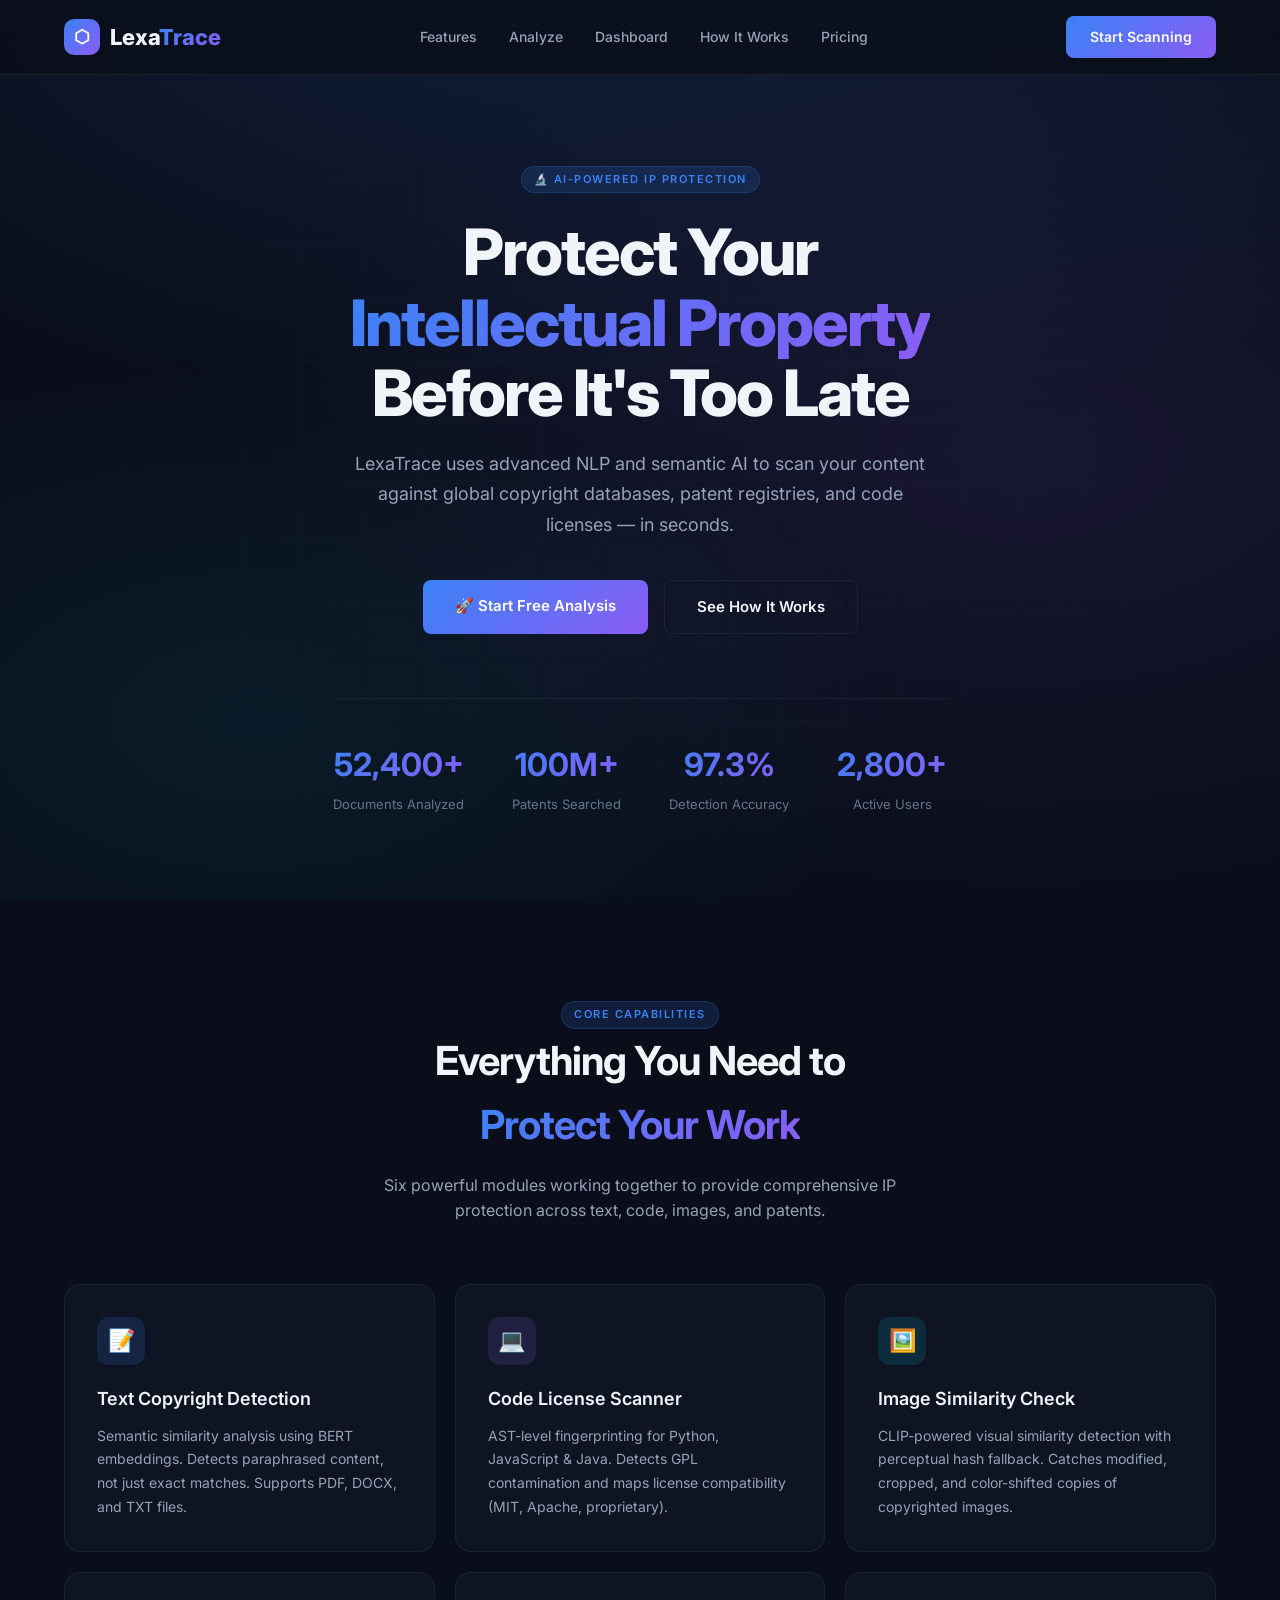
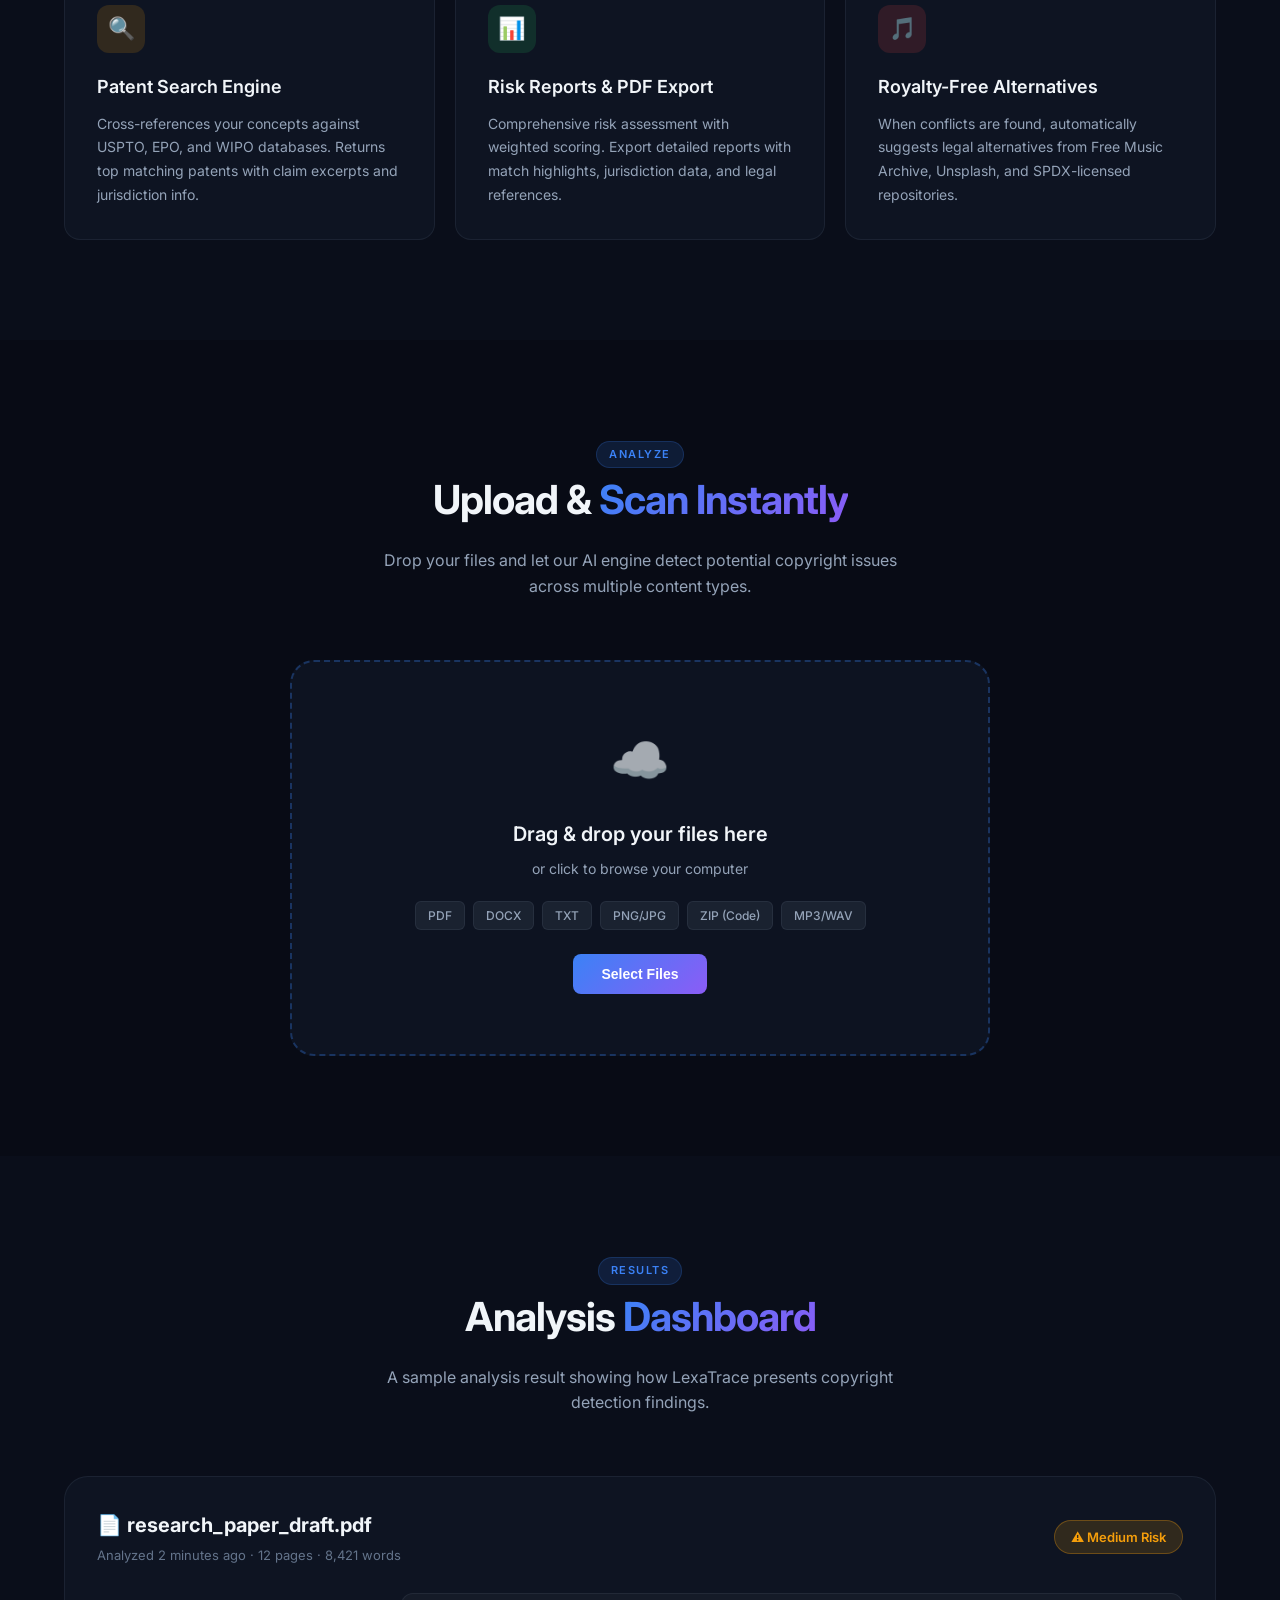
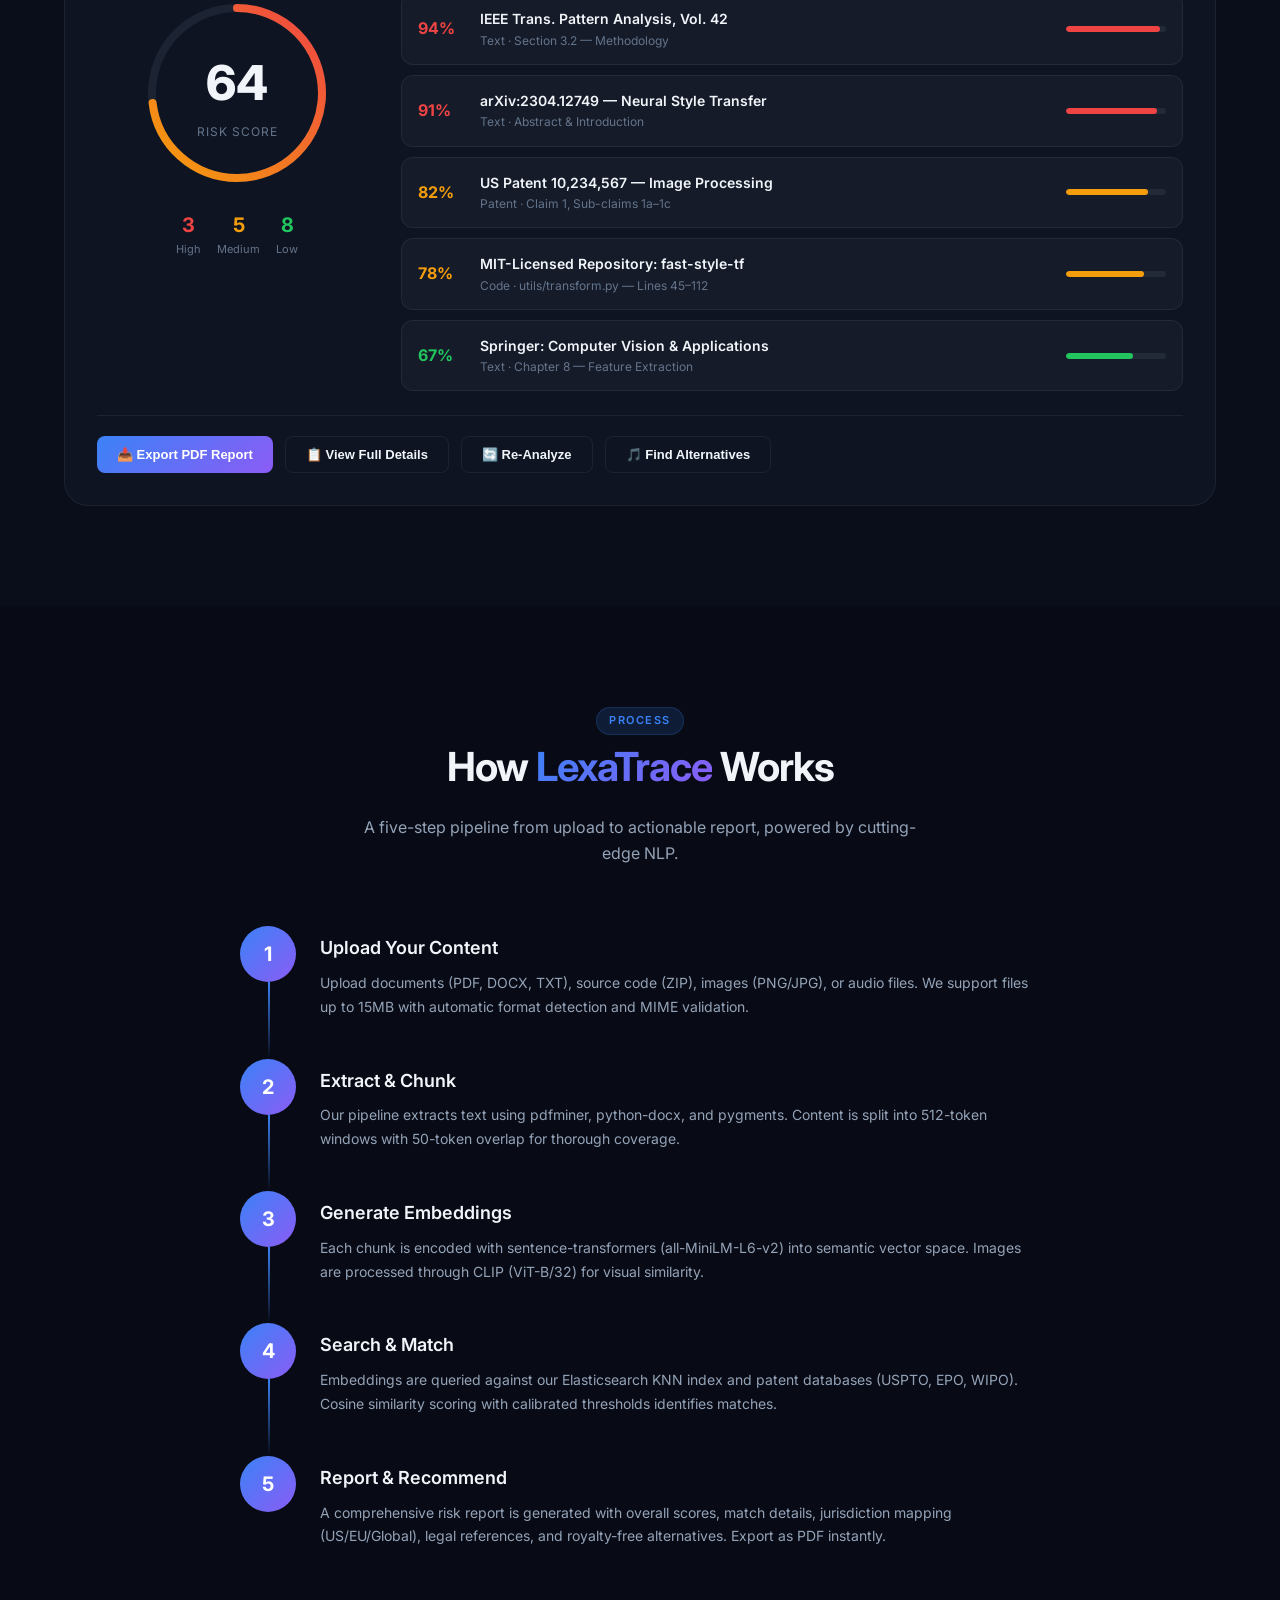
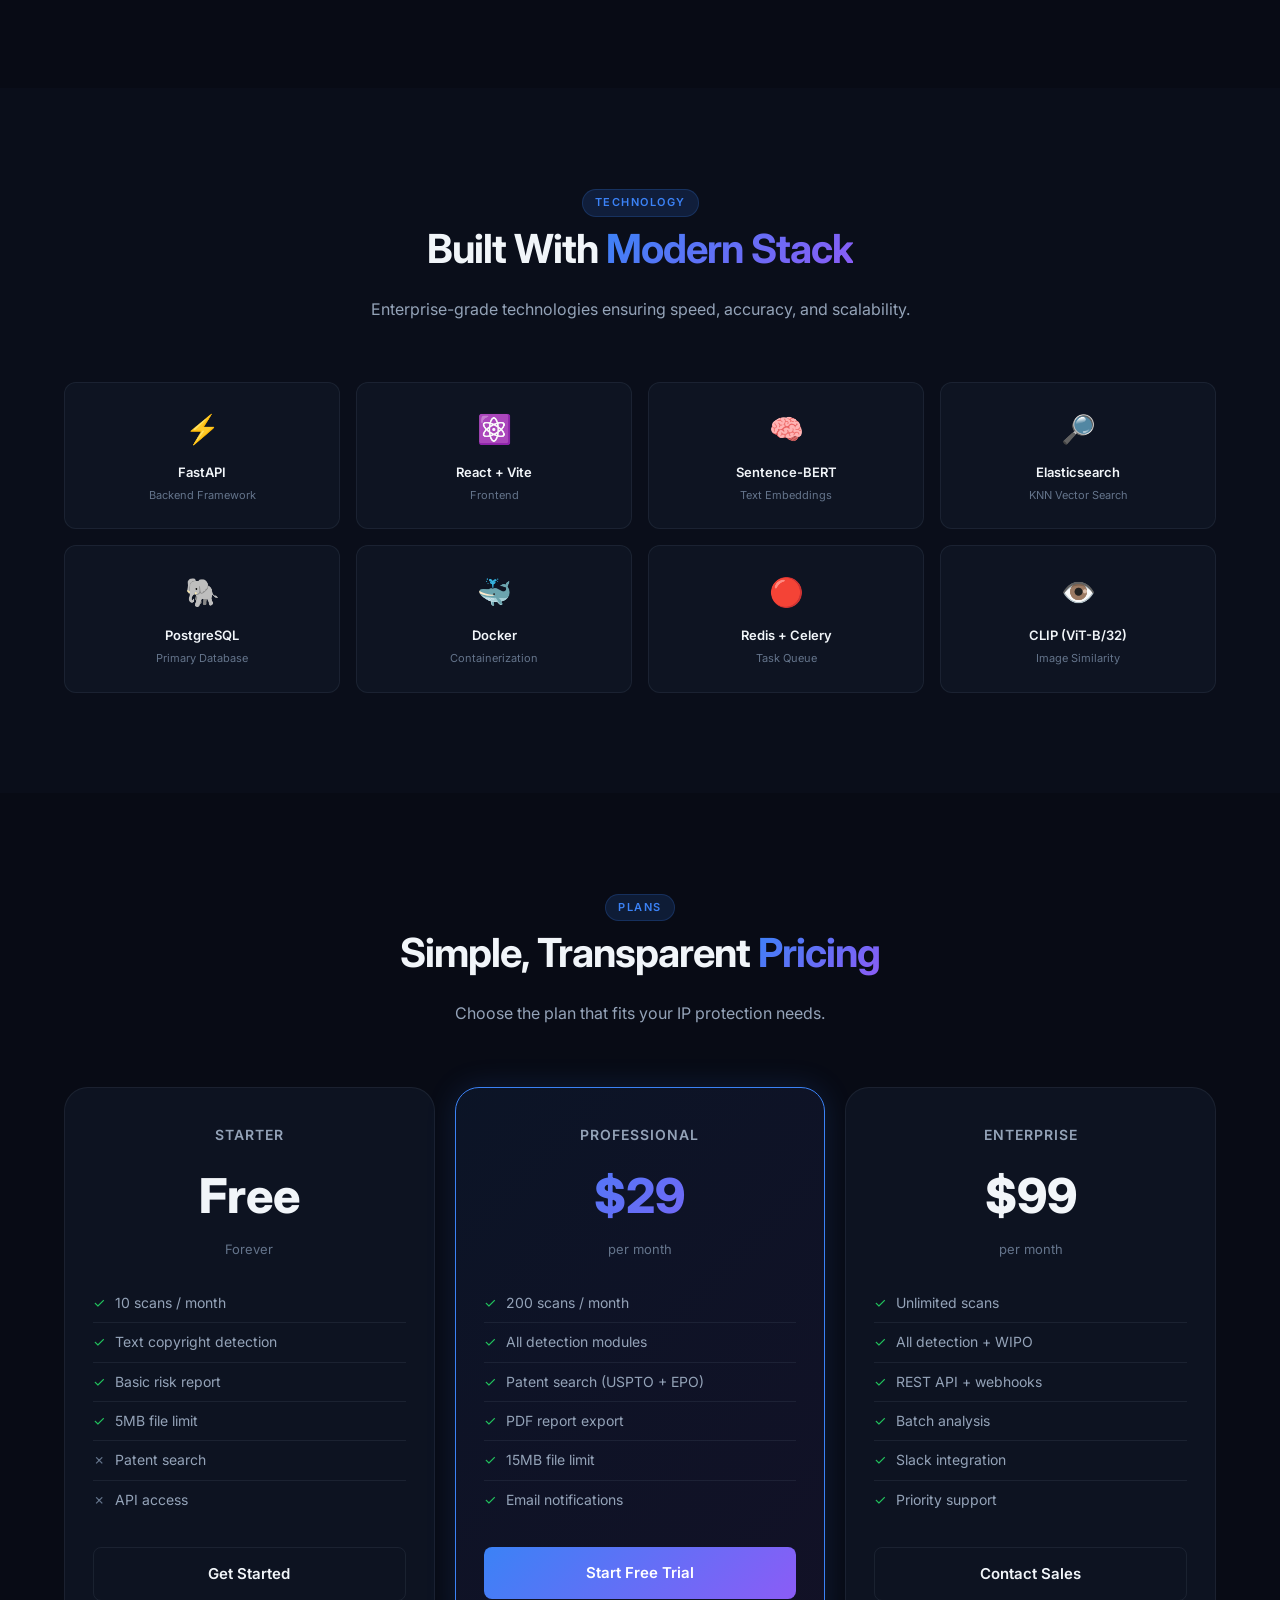
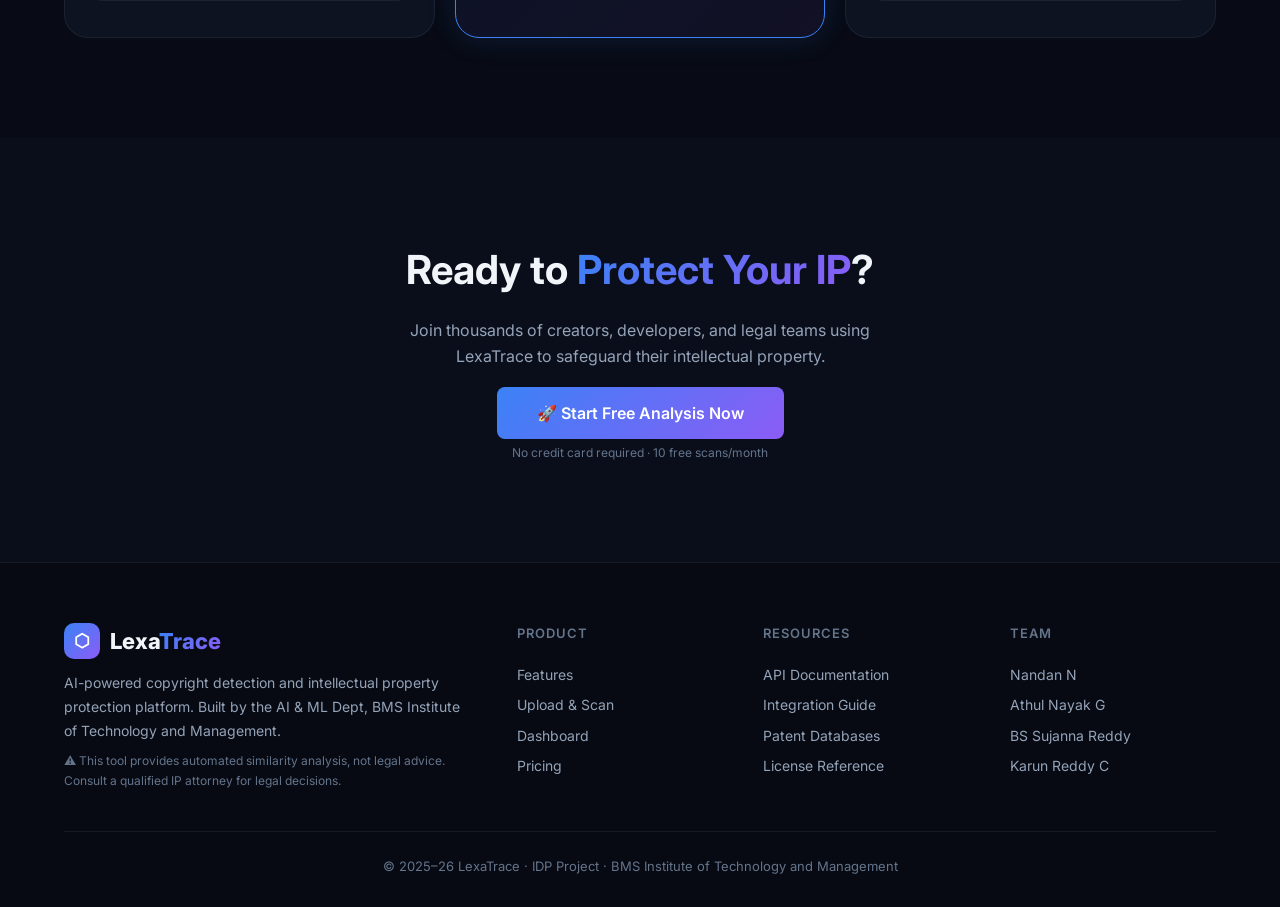
<file: index.html>
<!DOCTYPE html>
<html lang="en">
<head>
  <meta charset="UTF-8">
  <meta name="viewport" content="width=device-width, initial-scale=1.0">
  <meta name="description" content="LexaTrace — AI-powered copyright detection, patent search, and IP protection platform. Detect plagiarism, check code licenses, and scan patents instantly.">
  <title>LexaTrace — AI-Powered Copyright Detection & IP Protection</title>
  <link rel="stylesheet" href="styles.css">
  <link rel="icon" href="data:image/svg+xml,<svg xmlns='http://www.w3.org/2000/svg' viewBox='0 0 100 100'><text y='.9em' font-size='90'>🛡️</text></svg>">
</head>
<body>

<!-- ═══ NAVBAR ═══ -->
<nav class="navbar" id="navbar">
  <div class="nav-inner">
    <a href="#" class="nav-logo">
      <div class="nav-logo-icon">⬡</div>
      <span>Lexa<span class="gradient-text">Trace</span></span>
    </a>
    <ul class="nav-links">
      <li><a href="#features">Features</a></li>
      <li><a href="#upload">Analyze</a></li>
      <li><a href="#dashboard">Dashboard</a></li>
      <li><a href="#how-it-works">How It Works</a></li>
      <li><a href="#pricing">Pricing</a></li>
    </ul>
    <a href="#upload" class="nav-cta">Start Scanning</a>
  </div>
</nav>

<!-- ═══ HERO ═══ -->
<section class="hero" id="hero">
  <div class="hero-bg"></div>
  <div class="hero-grid"></div>
  <div class="container hero-content">
    <div class="hero-badge">
      <span class="badge">🔬 AI-Powered IP Protection</span>
    </div>
    <h1>Protect Your<br><span class="gradient-text">Intellectual Property</span><br>Before It's Too Late</h1>
    <p>LexaTrace uses advanced NLP and semantic AI to scan your content against global copyright databases, patent registries, and code licenses — in seconds.</p>
    <div class="hero-buttons">
      <a href="#upload" class="btn-primary">🚀 Start Free Analysis</a>
      <a href="#how-it-works" class="btn-secondary">See How It Works</a>
    </div>
    <div class="hero-stats">
      <div class="animate-in">
        <div class="hero-stat-value gradient-text" id="stat-docs">0</div>
        <div class="hero-stat-label">Documents Analyzed</div>
      </div>
      <div class="animate-in">
        <div class="hero-stat-value gradient-text" id="stat-patents">0</div>
        <div class="hero-stat-label">Patents Searched</div>
      </div>
      <div class="animate-in">
        <div class="hero-stat-value gradient-text" id="stat-accuracy">0%</div>
        <div class="hero-stat-label">Detection Accuracy</div>
      </div>
      <div class="animate-in">
        <div class="hero-stat-value gradient-text" id="stat-users">0</div>
        <div class="hero-stat-label">Active Users</div>
      </div>
    </div>
  </div>
</section>

<!-- ═══ FEATURES ═══ -->
<section class="section-padding" id="features">
  <div class="container">
    <div class="section-header animate-in">
      <span class="badge">Core Capabilities</span>
      <h2>Everything You Need to<br><span class="gradient-text">Protect Your Work</span></h2>
      <p>Six powerful modules working together to provide comprehensive IP protection across text, code, images, and patents.</p>
    </div>
    <div class="features-grid">
      <div class="feature-card animate-in">
        <div class="feature-icon blue">📝</div>
        <h3>Text Copyright Detection</h3>
        <p>Semantic similarity analysis using BERT embeddings. Detects paraphrased content, not just exact matches. Supports PDF, DOCX, and TXT files.</p>
      </div>
      <div class="feature-card animate-in">
        <div class="feature-icon violet">💻</div>
        <h3>Code License Scanner</h3>
        <p>AST-level fingerprinting for Python, JavaScript & Java. Detects GPL contamination and maps license compatibility (MIT, Apache, proprietary).</p>
      </div>
      <div class="feature-card animate-in">
        <div class="feature-icon cyan">🖼️</div>
        <h3>Image Similarity Check</h3>
        <p>CLIP-powered visual similarity detection with perceptual hash fallback. Catches modified, cropped, and color-shifted copies of copyrighted images.</p>
      </div>
      <div class="feature-card animate-in">
        <div class="feature-icon amber">🔍</div>
        <h3>Patent Search Engine</h3>
        <p>Cross-references your concepts against USPTO, EPO, and WIPO databases. Returns top matching patents with claim excerpts and jurisdiction info.</p>
      </div>
      <div class="feature-card animate-in">
        <div class="feature-icon green">📊</div>
        <h3>Risk Reports & PDF Export</h3>
        <p>Comprehensive risk assessment with weighted scoring. Export detailed reports with match highlights, jurisdiction data, and legal references.</p>
      </div>
      <div class="feature-card animate-in">
        <div class="feature-icon red">🎵</div>
        <h3>Royalty-Free Alternatives</h3>
        <p>When conflicts are found, automatically suggests legal alternatives from Free Music Archive, Unsplash, and SPDX-licensed repositories.</p>
      </div>
    </div>
  </div>
</section>

<!-- ═══ UPLOAD ═══ -->
<section class="section-padding" id="upload" style="background: rgba(0,0,0,0.2);">
  <div class="container">
    <div class="section-header animate-in">
      <span class="badge">Analyze</span>
      <h2>Upload & <span class="gradient-text">Scan Instantly</span></h2>
      <p>Drop your files and let our AI engine detect potential copyright issues across multiple content types.</p>
    </div>
    <div class="upload-area animate-in" id="upload-area">
      <div class="upload-icon floating">☁️</div>
      <h3>Drag & drop your files here</h3>
      <p>or click to browse your computer</p>
      <div class="upload-formats">
        <span class="format-tag">PDF</span>
        <span class="format-tag">DOCX</span>
        <span class="format-tag">TXT</span>
        <span class="format-tag">PNG/JPG</span>
        <span class="format-tag">ZIP (Code)</span>
        <span class="format-tag">MP3/WAV</span>
      </div>
      <button class="upload-btn" id="upload-btn">Select Files</button>
      <input type="file" id="file-input" hidden multiple accept=".pdf,.docx,.txt,.png,.jpg,.jpeg,.zip,.mp3,.wav">
    </div>

    <div class="analysis-progress" id="analysis-progress">
      <div class="progress-step" id="step-upload">
        <div class="step-indicator">1</div>
        <div class="step-info">
          <h4>File Upload & Validation</h4>
          <p>Validating file type and extracting content...</p>
          <div class="progress-bar-wrap"><div class="progress-bar-fill" id="bar-upload"></div></div>
        </div>
      </div>
      <div class="progress-step" id="step-extract">
        <div class="step-indicator">2</div>
        <div class="step-info">
          <h4>Text Extraction & Chunking</h4>
          <p>Splitting content into 512-token windows with overlap...</p>
          <div class="progress-bar-wrap"><div class="progress-bar-fill" id="bar-extract"></div></div>
        </div>
      </div>
      <div class="progress-step" id="step-embed">
        <div class="step-indicator">3</div>
        <div class="step-info">
          <h4>Generating BERT Embeddings</h4>
          <p>Creating semantic vectors with all-MiniLM-L6-v2...</p>
          <div class="progress-bar-wrap"><div class="progress-bar-fill" id="bar-embed"></div></div>
        </div>
      </div>
      <div class="progress-step" id="step-search">
        <div class="step-indicator">4</div>
        <div class="step-info">
          <h4>KNN Similarity Search</h4>
          <p>Querying Elasticsearch dense_vector index...</p>
          <div class="progress-bar-wrap"><div class="progress-bar-fill" id="bar-search"></div></div>
        </div>
      </div>
      <div class="progress-step" id="step-report">
        <div class="step-indicator">5</div>
        <div class="step-info">
          <h4>Generating Risk Report</h4>
          <p>Scoring matches and compiling recommendations...</p>
          <div class="progress-bar-wrap"><div class="progress-bar-fill" id="bar-report"></div></div>
        </div>
      </div>
    </div>
  </div>
</section>

<!-- ═══ DASHBOARD ═══ -->
<section class="section-padding" id="dashboard">
  <div class="container">
    <div class="section-header animate-in">
      <span class="badge">Results</span>
      <h2>Analysis <span class="gradient-text">Dashboard</span></h2>
      <p>A sample analysis result showing how LexaTrace presents copyright detection findings.</p>
    </div>
    <div class="dashboard-preview animate-in">
      <div class="dash-header">
        <div>
          <div class="dash-title">📄 research_paper_draft.pdf</div>
          <div style="font-size:13px;color:var(--text-muted);margin-top:4px;">Analyzed 2 minutes ago · 12 pages · 8,421 words</div>
        </div>
        <span class="risk-badge medium">⚠️ Medium Risk</span>
      </div>
      <div class="dash-grid">
        <div class="score-ring-container">
          <div class="score-ring">
            <svg viewBox="0 0 200 200" width="200" height="200">
              <circle cx="100" cy="100" r="85" class="score-ring-bg"/>
              <circle cx="100" cy="100" r="85" class="score-ring-fill" id="score-ring-fill"
                stroke="url(#scoreGrad)" stroke-dasharray="534" stroke-dashoffset="534"/>
              <defs>
                <linearGradient id="scoreGrad" x1="0%" y1="0%" x2="100%" y2="100%">
                  <stop offset="0%" stop-color="#f59e0b"/>
                  <stop offset="100%" stop-color="#ef4444"/>
                </linearGradient>
              </defs>
            </svg>
            <div class="score-ring-text">
              <div class="score-number" id="score-value">0</div>
              <div class="score-label">Risk Score</div>
            </div>
          </div>
          <div style="display:flex;gap:16px;justify-content:center;margin-top:8px;">
            <div style="text-align:center;">
              <div style="font-size:20px;font-weight:700;color:var(--risk-high);">3</div>
              <div style="font-size:11px;color:var(--text-muted);">High</div>
            </div>
            <div style="text-align:center;">
              <div style="font-size:20px;font-weight:700;color:var(--risk-medium);">5</div>
              <div style="font-size:11px;color:var(--text-muted);">Medium</div>
            </div>
            <div style="text-align:center;">
              <div style="font-size:20px;font-weight:700;color:var(--risk-low);">8</div>
              <div style="font-size:11px;color:var(--text-muted);">Low</div>
            </div>
          </div>
        </div>
        <div class="match-list">
          <div class="match-item">
            <div class="match-score high">94%</div>
            <div class="match-details">
              <div class="match-source">IEEE Trans. Pattern Analysis, Vol. 42</div>
              <div class="match-type">Text · Section 3.2 — Methodology</div>
            </div>
            <div class="match-bar"><div class="match-bar-fill" style="width:94%;background:var(--risk-high);"></div></div>
          </div>
          <div class="match-item">
            <div class="match-score high">91%</div>
            <div class="match-details">
              <div class="match-source">arXiv:2304.12749 — Neural Style Transfer</div>
              <div class="match-type">Text · Abstract & Introduction</div>
            </div>
            <div class="match-bar"><div class="match-bar-fill" style="width:91%;background:var(--risk-high);"></div></div>
          </div>
          <div class="match-item">
            <div class="match-score medium">82%</div>
            <div class="match-details">
              <div class="match-source">US Patent 10,234,567 — Image Processing</div>
              <div class="match-type">Patent · Claim 1, Sub-claims 1a–1c</div>
            </div>
            <div class="match-bar"><div class="match-bar-fill" style="width:82%;background:var(--risk-medium);"></div></div>
          </div>
          <div class="match-item">
            <div class="match-score medium">78%</div>
            <div class="match-details">
              <div class="match-source">MIT-Licensed Repository: fast-style-tf</div>
              <div class="match-type">Code · utils/transform.py — Lines 45–112</div>
            </div>
            <div class="match-bar"><div class="match-bar-fill" style="width:78%;background:var(--risk-medium);"></div></div>
          </div>
          <div class="match-item">
            <div class="match-score low">67%</div>
            <div class="match-details">
              <div class="match-source">Springer: Computer Vision & Applications</div>
              <div class="match-type">Text · Chapter 8 — Feature Extraction</div>
            </div>
            <div class="match-bar"><div class="match-bar-fill" style="width:67%;background:var(--risk-low);"></div></div>
          </div>
        </div>
      </div>
      <div style="margin-top:24px;padding-top:20px;border-top:1px solid var(--border-color);display:flex;gap:12px;flex-wrap:wrap;">
        <button class="btn-primary" style="font-size:13px;padding:10px 20px;">📥 Export PDF Report</button>
        <button class="btn-secondary" style="font-size:13px;padding:10px 20px;">📋 View Full Details</button>
        <button class="btn-secondary" style="font-size:13px;padding:10px 20px;">🔄 Re-Analyze</button>
        <button class="btn-secondary" style="font-size:13px;padding:10px 20px;">🎵 Find Alternatives</button>
      </div>
    </div>
  </div>
</section>

<!-- ═══ HOW IT WORKS ═══ -->
<section class="section-padding" id="how-it-works" style="background:rgba(0,0,0,0.2);">
  <div class="container">
    <div class="section-header animate-in">
      <span class="badge">Process</span>
      <h2>How <span class="gradient-text">LexaTrace</span> Works</h2>
      <p>A five-step pipeline from upload to actionable report, powered by cutting-edge NLP.</p>
    </div>
    <div class="steps-timeline">
      <div class="step-item animate-in">
        <div class="step-number">1</div>
        <div class="step-connector"></div>
        <div class="step-content">
          <h3>Upload Your Content</h3>
          <p>Upload documents (PDF, DOCX, TXT), source code (ZIP), images (PNG/JPG), or audio files. We support files up to 15MB with automatic format detection and MIME validation.</p>
        </div>
      </div>
      <div class="step-item animate-in">
        <div class="step-number">2</div>
        <div class="step-connector"></div>
        <div class="step-content">
          <h3>Extract & Chunk</h3>
          <p>Our pipeline extracts text using pdfminer, python-docx, and pygments. Content is split into 512-token windows with 50-token overlap for thorough coverage.</p>
        </div>
      </div>
      <div class="step-item animate-in">
        <div class="step-number">3</div>
        <div class="step-connector"></div>
        <div class="step-content">
          <h3>Generate Embeddings</h3>
          <p>Each chunk is encoded with sentence-transformers (all-MiniLM-L6-v2) into semantic vector space. Images are processed through CLIP (ViT-B/32) for visual similarity.</p>
        </div>
      </div>
      <div class="step-item animate-in">
        <div class="step-number">4</div>
        <div class="step-connector"></div>
        <div class="step-content">
          <h3>Search & Match</h3>
          <p>Embeddings are queried against our Elasticsearch KNN index and patent databases (USPTO, EPO, WIPO). Cosine similarity scoring with calibrated thresholds identifies matches.</p>
        </div>
      </div>
      <div class="step-item animate-in">
        <div class="step-number">5</div>
        <div class="step-connector"></div>
        <div class="step-content">
          <h3>Report & Recommend</h3>
          <p>A comprehensive risk report is generated with overall scores, match details, jurisdiction mapping (US/EU/Global), legal references, and royalty-free alternatives. Export as PDF instantly.</p>
        </div>
      </div>
    </div>
  </div>
</section>

<!-- ═══ TECH STACK ═══ -->
<section class="section-padding" id="tech-stack">
  <div class="container">
    <div class="section-header animate-in">
      <span class="badge">Technology</span>
      <h2>Built With <span class="gradient-text">Modern Stack</span></h2>
      <p>Enterprise-grade technologies ensuring speed, accuracy, and scalability.</p>
    </div>
    <div class="tech-grid">
      <div class="tech-item animate-in"><div class="tech-icon">⚡</div><div class="tech-name">FastAPI</div><div class="tech-desc">Backend Framework</div></div>
      <div class="tech-item animate-in"><div class="tech-icon">⚛️</div><div class="tech-name">React + Vite</div><div class="tech-desc">Frontend</div></div>
      <div class="tech-item animate-in"><div class="tech-icon">🧠</div><div class="tech-name">Sentence-BERT</div><div class="tech-desc">Text Embeddings</div></div>
      <div class="tech-item animate-in"><div class="tech-icon">🔎</div><div class="tech-name">Elasticsearch</div><div class="tech-desc">KNN Vector Search</div></div>
      <div class="tech-item animate-in"><div class="tech-icon">🐘</div><div class="tech-name">PostgreSQL</div><div class="tech-desc">Primary Database</div></div>
      <div class="tech-item animate-in"><div class="tech-icon">🐳</div><div class="tech-name">Docker</div><div class="tech-desc">Containerization</div></div>
      <div class="tech-item animate-in"><div class="tech-icon">🔴</div><div class="tech-name">Redis + Celery</div><div class="tech-desc">Task Queue</div></div>
      <div class="tech-item animate-in"><div class="tech-icon">👁️</div><div class="tech-name">CLIP (ViT-B/32)</div><div class="tech-desc">Image Similarity</div></div>
    </div>
  </div>
</section>

<!-- ═══ PRICING ═══ -->
<section class="section-padding" id="pricing" style="background:rgba(0,0,0,0.2);">
  <div class="container">
    <div class="section-header animate-in">
      <span class="badge">Plans</span>
      <h2>Simple, Transparent <span class="gradient-text">Pricing</span></h2>
      <p>Choose the plan that fits your IP protection needs.</p>
    </div>
    <div class="pricing-grid">
      <div class="pricing-card animate-in">
        <div class="pricing-tier">Starter</div>
        <div class="pricing-price">Free</div>
        <div class="pricing-period">Forever</div>
        <ul class="pricing-features">
          <li><span class="check">✓</span> 10 scans / month</li>
          <li><span class="check">✓</span> Text copyright detection</li>
          <li><span class="check">✓</span> Basic risk report</li>
          <li><span class="check">✓</span> 5MB file limit</li>
          <li><span style="color:var(--text-muted);">✗</span> Patent search</li>
          <li><span style="color:var(--text-muted);">✗</span> API access</li>
        </ul>
        <a href="#upload" class="btn-secondary" style="display:block;text-align:center;">Get Started</a>
      </div>
      <div class="pricing-card featured animate-in">
        <div class="pricing-tier">Professional</div>
        <div class="pricing-price gradient-text">$29</div>
        <div class="pricing-period">per month</div>
        <ul class="pricing-features">
          <li><span class="check">✓</span> 200 scans / month</li>
          <li><span class="check">✓</span> All detection modules</li>
          <li><span class="check">✓</span> Patent search (USPTO + EPO)</li>
          <li><span class="check">✓</span> PDF report export</li>
          <li><span class="check">✓</span> 15MB file limit</li>
          <li><span class="check">✓</span> Email notifications</li>
        </ul>
        <a href="#upload" class="btn-primary" style="display:block;text-align:center;">Start Free Trial</a>
      </div>
      <div class="pricing-card animate-in">
        <div class="pricing-tier">Enterprise</div>
        <div class="pricing-price">$99</div>
        <div class="pricing-period">per month</div>
        <ul class="pricing-features">
          <li><span class="check">✓</span> Unlimited scans</li>
          <li><span class="check">✓</span> All detection + WIPO</li>
          <li><span class="check">✓</span> REST API + webhooks</li>
          <li><span class="check">✓</span> Batch analysis</li>
          <li><span class="check">✓</span> Slack integration</li>
          <li><span class="check">✓</span> Priority support</li>
        </ul>
        <a href="#upload" class="btn-secondary" style="display:block;text-align:center;">Contact Sales</a>
      </div>
    </div>
  </div>
</section>

<!-- ═══ CTA ═══ -->
<section class="section-padding" style="text-align:center;">
  <div class="container animate-in">
    <h2 style="font-size:40px;font-weight:700;margin-bottom:16px;">Ready to <span class="gradient-text">Protect Your IP</span>?</h2>
    <p style="font-size:16px;color:var(--text-secondary);max-width:500px;margin:0 auto 32px;">Join thousands of creators, developers, and legal teams using LexaTrace to safeguard their intellectual property.</p>
    <a href="#upload" class="btn-primary" style="font-size:16px;padding:16px 40px;">🚀 Start Free Analysis Now</a>
    <p style="font-size:12px;color:var(--text-muted);margin-top:16px;">No credit card required · 10 free scans/month</p>
  </div>
</section>

<!-- ═══ FOOTER ═══ -->
<footer class="footer">
  <div class="container">
    <div class="footer-grid">
      <div class="footer-brand">
        <a href="#" class="nav-logo" style="margin-bottom:8px;">
          <div class="nav-logo-icon">⬡</div>
          <span>Lexa<span class="gradient-text">Trace</span></span>
        </a>
        <p>AI-powered copyright detection and intellectual property protection platform. Built by the AI & ML Dept, BMS Institute of Technology and Management.</p>
        <p style="margin-top:8px;font-size:12px;color:var(--text-muted);">⚠️ This tool provides automated similarity analysis, not legal advice. Consult a qualified IP attorney for legal decisions.</p>
      </div>
      <div class="footer-col">
        <h4>Product</h4>
        <a href="#features">Features</a>
        <a href="#upload">Upload & Scan</a>
        <a href="#dashboard">Dashboard</a>
        <a href="#pricing">Pricing</a>
      </div>
      <div class="footer-col">
        <h4>Resources</h4>
        <a href="#">API Documentation</a>
        <a href="#">Integration Guide</a>
        <a href="#">Patent Databases</a>
        <a href="#">License Reference</a>
      </div>
      <div class="footer-col">
        <h4>Team</h4>
        <a href="#">Nandan N</a>
        <a href="#">Athul Nayak G</a>
        <a href="#">BS Sujanna Reddy</a>
        <a href="#">Karun Reddy C</a>
      </div>
    </div>
    <div class="footer-bottom">
      © 2025–26 LexaTrace · IDP Project · BMS Institute of Technology and Management
    </div>
  </div>
</footer>

<script src="app.js"></script>
</body>
</html>
</file>
<file: styles.css>
@import url('https://fonts.googleapis.com/css2?family=Inter:wght@300;400;500;600;700;800;900&display=swap');

:root {
  --bg-primary: #0a0e1a;
  --bg-secondary: #111827;
  --bg-card: rgba(17, 24, 39, 0.7);
  --bg-card-hover: rgba(30, 41, 59, 0.8);
  --bg-glass: rgba(255,255,255,0.03);
  --text-primary: #f1f5f9;
  --text-secondary: #94a3b8;
  --text-muted: #64748b;
  --accent-blue: #3b82f6;
  --accent-violet: #8b5cf6;
  --accent-cyan: #06b6d4;
  --accent-gradient: linear-gradient(135deg, #3b82f6, #8b5cf6);
  --accent-gradient-2: linear-gradient(135deg, #06b6d4, #3b82f6, #8b5cf6);
  --risk-high: #ef4444;
  --risk-medium: #f59e0b;
  --risk-low: #22c55e;
  --risk-clear: #06b6d4;
  --border-color: rgba(148, 163, 184, 0.1);
  --border-glow: rgba(59, 130, 246, 0.3);
  --radius-sm: 8px;
  --radius-md: 12px;
  --radius-lg: 16px;
  --radius-xl: 24px;
  --shadow-glow: 0 0 30px rgba(59,130,246,0.15);
  --shadow-card: 0 4px 24px rgba(0,0,0,0.3);
  --transition: all 0.3s cubic-bezier(0.4, 0, 0.2, 1);
}

*, *::before, *::after { box-sizing: border-box; margin: 0; padding: 0; }

html { scroll-behavior: smooth; }

body {
  font-family: 'Inter', -apple-system, sans-serif;
  background: var(--bg-primary);
  color: var(--text-primary);
  line-height: 1.6;
  overflow-x: hidden;
}

/* ── Scrollbar ── */
::-webkit-scrollbar { width: 6px; }
::-webkit-scrollbar-track { background: var(--bg-primary); }
::-webkit-scrollbar-thumb { background: var(--accent-blue); border-radius: 3px; }

/* ── Utility ── */
.container { max-width: 1200px; margin: 0 auto; padding: 0 24px; }
.section-padding { padding: 100px 0; }
.gradient-text {
  background: var(--accent-gradient);
  -webkit-background-clip: text;
  -webkit-text-fill-color: transparent;
  background-clip: text;
}
.badge {
  display: inline-block; font-size: 11px; font-weight: 600;
  padding: 4px 12px; border-radius: 20px;
  background: rgba(59,130,246,0.15); color: var(--accent-blue);
  text-transform: uppercase; letter-spacing: 1.5px;
  border: 1px solid rgba(59,130,246,0.2);
}

/* ── Navbar ── */
.navbar {
  position: fixed; top: 0; left: 0; right: 0; z-index: 1000;
  padding: 16px 0;
  background: rgba(10, 14, 26, 0.8);
  backdrop-filter: blur(20px);
  border-bottom: 1px solid var(--border-color);
  transition: var(--transition);
}
.navbar.scrolled { padding: 10px 0; background: rgba(10,14,26,0.95); }
.nav-inner {
  display: flex; align-items: center; justify-content: space-between;
  max-width: 1200px; margin: 0 auto; padding: 0 24px;
}
.nav-logo {
  display: flex; align-items: center; gap: 10px;
  font-size: 22px; font-weight: 800; text-decoration: none; color: var(--text-primary);
}
.nav-logo-icon {
  width: 36px; height: 36px; border-radius: 10px;
  background: var(--accent-gradient);
  display: flex; align-items: center; justify-content: center;
  font-size: 18px; color: white;
}
.nav-links { display: flex; gap: 32px; list-style: none; }
.nav-links a {
  color: var(--text-secondary); text-decoration: none;
  font-size: 14px; font-weight: 500; transition: var(--transition);
  position: relative;
}
.nav-links a:hover { color: var(--text-primary); }
.nav-links a::after {
  content: ''; position: absolute; bottom: -4px; left: 0;
  width: 0; height: 2px; background: var(--accent-gradient);
  transition: width 0.3s;
}
.nav-links a:hover::after { width: 100%; }
.nav-cta {
  padding: 10px 24px; border-radius: var(--radius-sm);
  background: var(--accent-gradient); color: white;
  font-size: 14px; font-weight: 600; border: none;
  cursor: pointer; transition: var(--transition);
  text-decoration: none;
}
.nav-cta:hover { transform: translateY(-1px); box-shadow: var(--shadow-glow); }

/* ── Hero ── */
.hero {
  min-height: 100vh; display: flex; align-items: center;
  position: relative; overflow: hidden; padding-top: 80px;
}
.hero-bg {
  position: absolute; inset: 0; z-index: 0;
  background:
    radial-gradient(ellipse 80% 60% at 50% -10%, rgba(59,130,246,0.15), transparent),
    radial-gradient(ellipse 60% 50% at 80% 50%, rgba(139,92,246,0.1), transparent),
    radial-gradient(ellipse 50% 40% at 20% 80%, rgba(6,182,212,0.08), transparent);
}
.hero-grid {
  position: absolute; inset: 0; z-index: 0;
  background-image:
    linear-gradient(rgba(148,163,184,0.03) 1px, transparent 1px),
    linear-gradient(90deg, rgba(148,163,184,0.03) 1px, transparent 1px);
  background-size: 60px 60px;
  mask-image: radial-gradient(ellipse at center, black 30%, transparent 70%);
}
.hero-content { position: relative; z-index: 1; text-align: center; max-width: 800px; margin: 0 auto; }
.hero-badge { margin-bottom: 24px; }
.hero h1 { font-size: 64px; font-weight: 800; line-height: 1.1; margin-bottom: 20px; letter-spacing: -2px; }
.hero p { font-size: 18px; color: var(--text-secondary); max-width: 580px; margin: 0 auto 40px; line-height: 1.7; }
.hero-buttons { display: flex; gap: 16px; justify-content: center; flex-wrap: wrap; }
.btn-primary {
  padding: 14px 32px; border-radius: var(--radius-sm);
  background: var(--accent-gradient); color: white;
  font-size: 15px; font-weight: 600; border: none;
  cursor: pointer; transition: var(--transition); text-decoration: none;
}
.btn-primary:hover { transform: translateY(-2px); box-shadow: 0 8px 30px rgba(59,130,246,0.3); }
.btn-secondary {
  padding: 14px 32px; border-radius: var(--radius-sm);
  background: transparent; color: var(--text-primary);
  font-size: 15px; font-weight: 600;
  border: 1px solid var(--border-color);
  cursor: pointer; transition: var(--transition); text-decoration: none;
}
.btn-secondary:hover { border-color: var(--accent-blue); background: rgba(59,130,246,0.05); }
.hero-stats {
  display: flex; justify-content: center; gap: 48px;
  margin-top: 64px; padding-top: 40px;
  border-top: 1px solid var(--border-color);
}
.hero-stat-value { font-size: 32px; font-weight: 700; }
.hero-stat-label { font-size: 13px; color: var(--text-muted); margin-top: 4px; }

/* ── Section Headers ── */
.section-header { text-align: center; margin-bottom: 60px; }
.section-header h2 { font-size: 40px; font-weight: 700; margin-bottom: 16px; letter-spacing: -1px; }
.section-header p { font-size: 16px; color: var(--text-secondary); max-width: 560px; margin: 0 auto; }

/* ── Features Grid ── */
.features-grid { display: grid; grid-template-columns: repeat(3, 1fr); gap: 20px; }
.feature-card {
  background: var(--bg-card); border: 1px solid var(--border-color);
  border-radius: var(--radius-lg); padding: 32px;
  transition: var(--transition); position: relative; overflow: hidden;
}
.feature-card::before {
  content: ''; position: absolute; top: 0; left: 0; right: 0;
  height: 2px; background: var(--accent-gradient);
  opacity: 0; transition: opacity 0.3s;
}
.feature-card:hover { border-color: var(--border-glow); transform: translateY(-4px); box-shadow: var(--shadow-glow); }
.feature-card:hover::before { opacity: 1; }
.feature-icon {
  width: 48px; height: 48px; border-radius: 12px;
  display: flex; align-items: center; justify-content: center;
  font-size: 22px; margin-bottom: 20px;
}
.feature-icon.blue { background: rgba(59,130,246,0.15); color: var(--accent-blue); }
.feature-icon.violet { background: rgba(139,92,246,0.15); color: var(--accent-violet); }
.feature-icon.cyan { background: rgba(6,182,212,0.15); color: var(--accent-cyan); }
.feature-icon.red { background: rgba(239,68,68,0.15); color: var(--risk-high); }
.feature-icon.green { background: rgba(34,197,94,0.15); color: var(--risk-low); }
.feature-icon.amber { background: rgba(245,158,11,0.15); color: var(--risk-medium); }
.feature-card h3 { font-size: 18px; font-weight: 600; margin-bottom: 10px; }
.feature-card p { font-size: 14px; color: var(--text-secondary); line-height: 1.7; }

/* ── Upload Section ── */
.upload-area {
  max-width: 700px; margin: 0 auto;
  background: var(--bg-card); border: 2px dashed rgba(59,130,246,0.3);
  border-radius: var(--radius-xl); padding: 60px 40px;
  text-align: center; cursor: pointer; transition: var(--transition);
  position: relative;
}
.upload-area:hover, .upload-area.drag-over {
  border-color: var(--accent-blue);
  background: rgba(59,130,246,0.05);
  box-shadow: 0 0 40px rgba(59,130,246,0.1);
}
.upload-icon { font-size: 48px; margin-bottom: 20px; opacity: 0.7; }
.upload-area h3 { font-size: 20px; font-weight: 600; margin-bottom: 8px; }
.upload-area p { color: var(--text-secondary); font-size: 14px; margin-bottom: 20px; }
.upload-formats {
  display: flex; gap: 8px; justify-content: center; flex-wrap: wrap;
}
.format-tag {
  padding: 4px 12px; border-radius: 6px; font-size: 12px; font-weight: 500;
  background: rgba(148,163,184,0.1); color: var(--text-secondary);
  border: 1px solid var(--border-color);
}
.upload-btn {
  margin-top: 24px; padding: 12px 28px; border-radius: var(--radius-sm);
  background: var(--accent-gradient); color: white;
  font-size: 14px; font-weight: 600; border: none; cursor: pointer;
}
/* Analysis Progress */
.analysis-progress { display: none; max-width: 700px; margin: 40px auto 0; }
.analysis-progress.active { display: block; }
.progress-step {
  display: flex; align-items: center; gap: 16px;
  padding: 16px 20px; border-radius: var(--radius-md);
  background: var(--bg-card); border: 1px solid var(--border-color);
  margin-bottom: 10px; transition: var(--transition);
}
.progress-step.active { border-color: var(--accent-blue); }
.progress-step.done { border-color: var(--risk-low); }
.step-indicator {
  width: 32px; height: 32px; border-radius: 50%;
  display: flex; align-items: center; justify-content: center;
  font-size: 14px; flex-shrink: 0;
  background: rgba(148,163,184,0.1); color: var(--text-muted);
}
.progress-step.active .step-indicator {
  background: rgba(59,130,246,0.2); color: var(--accent-blue);
}
.progress-step.done .step-indicator {
  background: rgba(34,197,94,0.2); color: var(--risk-low);
}
.step-info { flex: 1; }
.step-info h4 { font-size: 14px; font-weight: 600; }
.step-info p { font-size: 12px; color: var(--text-secondary); }
.progress-bar-wrap {
  width: 100%; height: 4px; background: rgba(148,163,184,0.1);
  border-radius: 2px; margin-top: 6px; overflow: hidden;
}
.progress-bar-fill {
  height: 100%; border-radius: 2px;
  background: var(--accent-gradient);
  width: 0; transition: width 0.5s ease;
}

/* ── Dashboard Preview ── */
.dashboard-preview {
  background: var(--bg-card); border: 1px solid var(--border-color);
  border-radius: var(--radius-xl); padding: 32px; overflow: hidden;
}
.dash-header {
  display: flex; align-items: center; justify-content: space-between;
  margin-bottom: 28px; flex-wrap: wrap; gap: 12px;
}
.dash-title { font-size: 20px; font-weight: 700; }
.risk-badge {
  padding: 6px 16px; border-radius: 20px; font-size: 13px; font-weight: 600;
}
.risk-badge.high { background: rgba(239,68,68,0.15); color: var(--risk-high); border: 1px solid rgba(239,68,68,0.3); }
.risk-badge.medium { background: rgba(245,158,11,0.15); color: var(--risk-medium); border: 1px solid rgba(245,158,11,0.3); }
.risk-badge.low { background: rgba(34,197,94,0.15); color: var(--risk-low); border: 1px solid rgba(34,197,94,0.3); }
.dash-grid { display: grid; grid-template-columns: 280px 1fr; gap: 24px; }
.score-ring-container { text-align: center; }
.score-ring { width: 200px; height: 200px; margin: 0 auto 16px; position: relative; }
.score-ring svg { transform: rotate(-90deg); }
.score-ring-bg { fill: none; stroke: rgba(148,163,184,0.1); stroke-width: 8; }
.score-ring-fill { fill: none; stroke-width: 8; stroke-linecap: round; transition: stroke-dashoffset 1.5s ease; }
.score-ring-text {
  position: absolute; inset: 0; display: flex; flex-direction: column;
  align-items: center; justify-content: center;
}
.score-number { font-size: 48px; font-weight: 800; }
.score-label { font-size: 12px; color: var(--text-muted); text-transform: uppercase; letter-spacing: 1px; }
.match-list { display: flex; flex-direction: column; gap: 10px; }
.match-item {
  display: flex; align-items: center; gap: 12px;
  padding: 14px 16px; border-radius: var(--radius-md);
  background: var(--bg-glass); border: 1px solid var(--border-color);
  transition: var(--transition);
}
.match-item:hover { border-color: var(--border-glow); }
.match-score {
  font-size: 16px; font-weight: 700; min-width: 50px;
}
.match-score.high { color: var(--risk-high); }
.match-score.medium { color: var(--risk-medium); }
.match-score.low { color: var(--risk-low); }
.match-details { flex: 1; }
.match-source { font-size: 14px; font-weight: 600; }
.match-type { font-size: 12px; color: var(--text-muted); }
.match-bar { width: 100px; height: 6px; background: rgba(148,163,184,0.1); border-radius: 3px; overflow: hidden; }
.match-bar-fill { height: 100%; border-radius: 3px; }

/* ── How It Works ── */
.steps-timeline { position: relative; max-width: 800px; margin: 0 auto; }
.step-item {
  display: flex; gap: 24px; margin-bottom: 40px; position: relative;
}
.step-number {
  width: 56px; height: 56px; border-radius: 50%; flex-shrink: 0;
  display: flex; align-items: center; justify-content: center;
  font-size: 20px; font-weight: 700; background: var(--accent-gradient);
  color: white; position: relative; z-index: 1;
}
.step-connector {
  position: absolute; left: 28px; top: 56px; bottom: -40px;
  width: 2px; background: linear-gradient(to bottom, var(--accent-blue), transparent);
}
.step-item:last-child .step-connector { display: none; }
.step-content {
  flex: 1; padding-top: 8px;
}
.step-content h3 { font-size: 18px; font-weight: 600; margin-bottom: 8px; }
.step-content p { font-size: 14px; color: var(--text-secondary); line-height: 1.7; }

/* ── Tech Stack ── */
.tech-grid { display: grid; grid-template-columns: repeat(4, 1fr); gap: 16px; }
.tech-item {
  text-align: center; padding: 24px 16px;
  background: var(--bg-card); border: 1px solid var(--border-color);
  border-radius: var(--radius-md); transition: var(--transition);
}
.tech-item:hover { border-color: var(--border-glow); transform: translateY(-2px); }
.tech-icon { font-size: 28px; margin-bottom: 10px; }
.tech-name { font-size: 13px; font-weight: 600; }
.tech-desc { font-size: 11px; color: var(--text-muted); margin-top: 4px; }

/* ── Pricing ── */
.pricing-grid { display: grid; grid-template-columns: repeat(3, 1fr); gap: 20px; }
.pricing-card {
  background: var(--bg-card); border: 1px solid var(--border-color);
  border-radius: var(--radius-xl); padding: 36px 28px;
  text-align: center; transition: var(--transition); position: relative;
}
.pricing-card.featured {
  border-color: var(--accent-blue);
  background: linear-gradient(135deg, rgba(59,130,246,0.08), rgba(139,92,246,0.08));
  box-shadow: var(--shadow-glow);
  transform: scale(1.05);
}
.pricing-card:hover { transform: translateY(-4px); }
.pricing-card.featured:hover { transform: scale(1.05) translateY(-4px); }
.pricing-tier { font-size: 14px; font-weight: 600; color: var(--text-secondary); text-transform: uppercase; letter-spacing: 1px; margin-bottom: 12px; }
.pricing-price { font-size: 48px; font-weight: 800; margin-bottom: 4px; }
.pricing-period { font-size: 13px; color: var(--text-muted); margin-bottom: 24px; }
.pricing-features { list-style: none; text-align: left; margin-bottom: 28px; }
.pricing-features li {
  padding: 8px 0; font-size: 14px; color: var(--text-secondary);
  display: flex; align-items: center; gap: 10px;
  border-bottom: 1px solid var(--border-color);
}
.pricing-features li:last-child { border-bottom: none; }
.check { color: var(--risk-low); }

/* ── Footer ── */
.footer {
  padding: 60px 0 30px;
  border-top: 1px solid var(--border-color);
  background: rgba(0,0,0,0.3);
}
.footer-grid { display: grid; grid-template-columns: 2fr 1fr 1fr 1fr; gap: 40px; margin-bottom: 40px; }
.footer-brand p { color: var(--text-secondary); font-size: 14px; margin-top: 12px; line-height: 1.7; }
.footer-col h4 { font-size: 13px; font-weight: 600; text-transform: uppercase; letter-spacing: 1px; margin-bottom: 16px; color: var(--text-muted); }
.footer-col a { display: block; color: var(--text-secondary); text-decoration: none; font-size: 14px; padding: 4px 0; transition: var(--transition); }
.footer-col a:hover { color: var(--text-primary); }
.footer-bottom { text-align: center; padding-top: 24px; border-top: 1px solid var(--border-color); font-size: 13px; color: var(--text-muted); }

/* ── Animations ── */
@keyframes float { 0%,100%{transform:translateY(0)} 50%{transform:translateY(-10px)} }
@keyframes pulse-glow { 0%,100%{box-shadow:0 0 20px rgba(59,130,246,0.2)} 50%{box-shadow:0 0 40px rgba(59,130,246,0.4)} }
@keyframes spin { to { transform: rotate(360deg); } }
@keyframes fadeInUp { from { opacity:0; transform:translateY(30px); } to { opacity:1; transform:translateY(0); } }
.animate-in { opacity: 0; transform: translateY(30px); transition: all 0.6s cubic-bezier(0.16,1,0.3,1); }
.animate-in.visible { opacity: 1; transform: translateY(0); }
.spinner { width: 16px; height: 16px; border: 2px solid rgba(59,130,246,0.3); border-top-color: var(--accent-blue); border-radius: 50%; animation: spin 0.8s linear infinite; }
.floating { animation: float 3s ease-in-out infinite; }

/* ── Particles ── */
.particle {
  position: absolute; border-radius: 50%;
  background: rgba(59,130,246,0.3); pointer-events: none;
}

/* ── Responsive ── */
@media (max-width: 1024px) {
  .features-grid, .pricing-grid { grid-template-columns: repeat(2, 1fr); }
  .tech-grid { grid-template-columns: repeat(3, 1fr); }
  .dash-grid { grid-template-columns: 1fr; }
  .footer-grid { grid-template-columns: 1fr 1fr; gap: 24px; }
  .hero h1 { font-size: 48px; }
}
@media (max-width: 768px) {
  .features-grid, .pricing-grid, .tech-grid { grid-template-columns: 1fr; }
  .hero h1 { font-size: 36px; }
  .hero-stats { flex-direction: column; gap: 20px; }
  .nav-links { display: none; }
  .footer-grid { grid-template-columns: 1fr; }
  .section-padding { padding: 60px 0; }
  .pricing-card.featured { transform: none; }
  .pricing-card.featured:hover { transform: translateY(-4px); }
}
</file>
